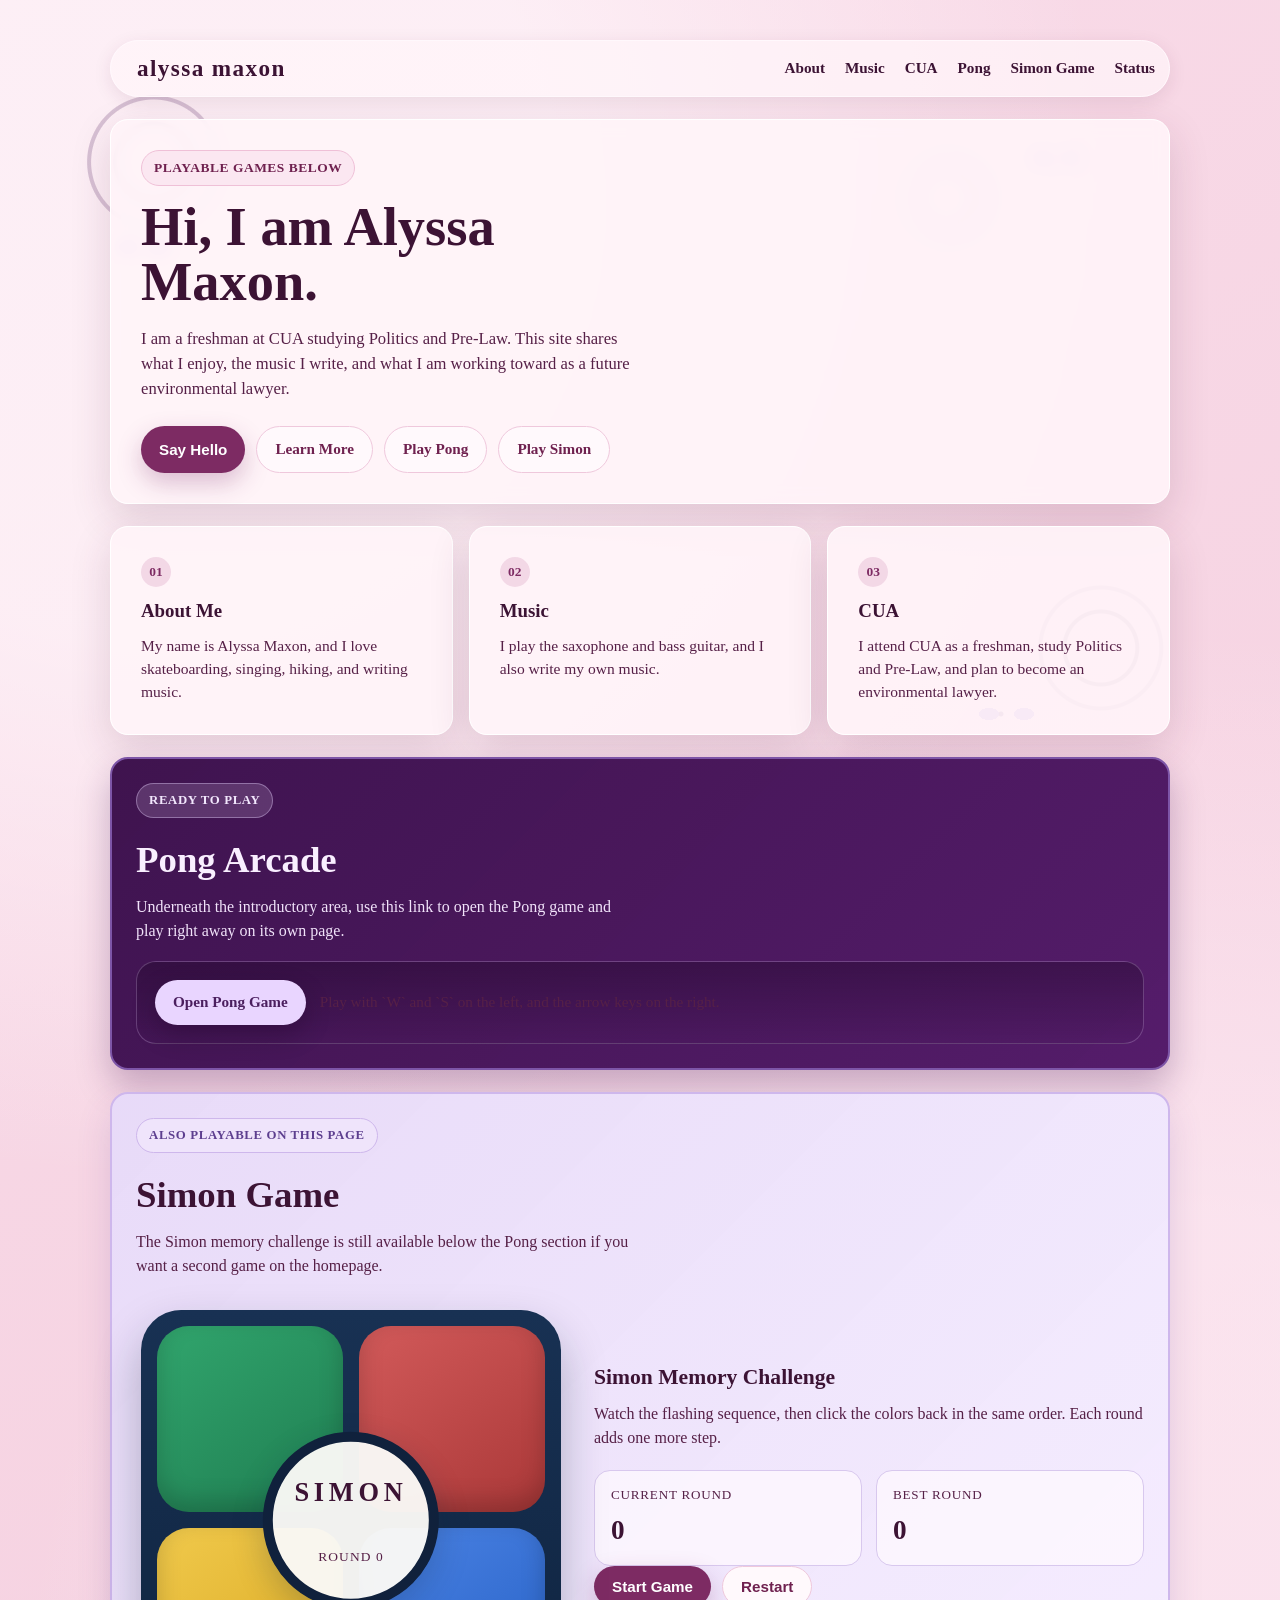
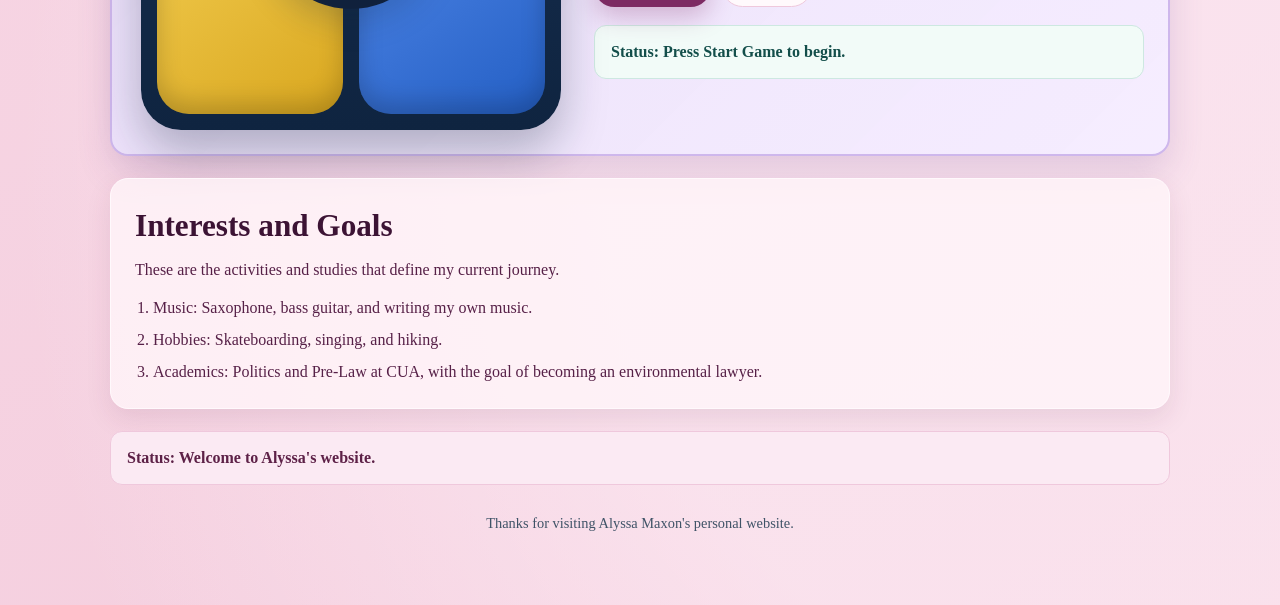
<file: index.html>
<!doctype html>
<html lang="en">
<head>
  <meta charset="UTF-8">
  <meta name="viewport" content="width=device-width, initial-scale=1.0">
  <title>Alyssa Maxon | Personal Website</title>
  <link rel="stylesheet" href="styles.css">
</head>
<body>
  <div class="wrap">
    <header class="reveal">
      <div class="brand">Alyssa Maxon</div>
      <nav>
        <a href="#about">About</a>
        <a href="#music">Music</a>
        <a href="#campus">CUA</a>
        <a href="#pong-game">Pong</a>
        <a href="#simon-game">Simon Game</a>
        <a href="#status">Status</a>
      </nav>
    </header>

    <main>
      <section class="hero reveal reveal-delay-1">
        <div class="hero-kicker">Playable games below</div>
        <h1>Hi, I am Alyssa Maxon.</h1>
        <p>
          I am a freshman at CUA studying Politics and Pre-Law. This site shares
          what I enjoy, the music I write, and what I am working toward as a
          future environmental lawyer.
        </p>
        <div class="buttons">
          <button class="btn btn-primary" id="start-btn">Say Hello</button>
          <a class="btn-link" href="#about">Learn More</a>
          <a class="btn-link" href="#pong-game">Play Pong</a>
          <a class="btn-link" href="#simon-game">Play Simon</a>
        </div>
      </section>

      <section class="grid reveal reveal-delay-2">
        <article class="card" id="about">
          <div class="step">01</div>
          <h3>About Me</h3>
          <p>My name is Alyssa Maxon, and I love skateboarding, singing, hiking, and writing music.</p>
        </article>
        <article class="card" id="music">
          <div class="step">02</div>
          <h3>Music</h3>
          <p>I play the saxophone and bass guitar, and I also write my own music.</p>
        </article>
        <article class="card" id="campus">
          <div class="step">03</div>
          <h3>CUA</h3>
          <p>I attend CUA as a freshman, study Politics and Pre-Law, and plan to become an environmental lawyer.</p>
        </article>
      </section>

      <section class="section reveal reveal-delay-3 pong-section" id="pong-game">
        <div class="pong-copy">
          <div class="section-tag pong-tag">Ready to play</div>
          <h2>Pong Arcade</h2>
          <p>
            Underneath the introductory area, use this link to open the Pong
            game and play right away on its own page.
          </p>
        </div>
        <div class="pong-link-panel">
          <a class="btn btn-primary" href="pong.html">Open Pong Game</a>
          <p class="pong-link-note">Play with `W` and `S` on the left, and the arrow keys on the right.</p>
        </div>
      </section>

      <section class="section reveal reveal-delay-3 simon-layout" id="simon-game">
        <div class="simon-section-header">
          <div class="section-tag">Also playable on this page</div>
          <h2>Simon Game</h2>
          <p>
            The Simon memory challenge is still available below the Pong section
            if you want a second game on the homepage.
          </p>
        </div>
        <div class="simon-board-wrap">
          <div class="simon-board" aria-label="Simon game board">
            <button class="pad pad-green" data-color="green" aria-label="Green"></button>
            <button class="pad pad-red" data-color="red" aria-label="Red"></button>
            <button class="pad pad-yellow" data-color="yellow" aria-label="Yellow"></button>
            <button class="pad pad-blue" data-color="blue" aria-label="Blue"></button>
            <div class="simon-center">
              <div class="simon-title">SIMON</div>
              <div class="simon-round">Round <span id="round-display">0</span></div>
            </div>
          </div>
        </div>

        <div class="simon-panel">
          <h3>Simon Memory Challenge</h3>
          <p>
            Watch the flashing sequence, then click the colors back in the same
            order. Each round adds one more step.
          </p>
          <div class="simon-stats">
            <div class="stat-card">
              <span class="stat-label">Current Round</span>
              <strong id="round-card">0</strong>
            </div>
            <div class="stat-card">
              <span class="stat-label">Best Round</span>
              <strong id="best-score">0</strong>
            </div>
          </div>
          <div class="buttons">
            <button class="btn btn-primary" id="simon-start-btn">Start Game</button>
            <button class="btn-link" id="simon-restart-btn">Restart</button>
          </div>
          <div class="status simon-status" id="simon-status" aria-live="polite">
            Status: Press Start Game to begin.
          </div>
        </div>
      </section>

      <section class="section reveal reveal-delay-3">
        <h2>Interests and Goals</h2>
        <p>These are the activities and studies that define my current journey.</p>
        <ol class="checklist">
          <li>Music: Saxophone, bass guitar, and writing my own music.</li>
          <li>Hobbies: Skateboarding, singing, and hiking.</li>
          <li>Academics: Politics and Pre-Law at CUA, with the goal of becoming an environmental lawyer.</li>
        </ol>
      </section>

      <div class="status reveal reveal-delay-3" id="status">Status: Welcome to Alyssa's website.</div>
    </main>

    <footer class="reveal reveal-delay-3">Thanks for visiting Alyssa Maxon's personal website.</footer>
  </div>

  <script src="script.js"></script>
</body>
</html>
</file>
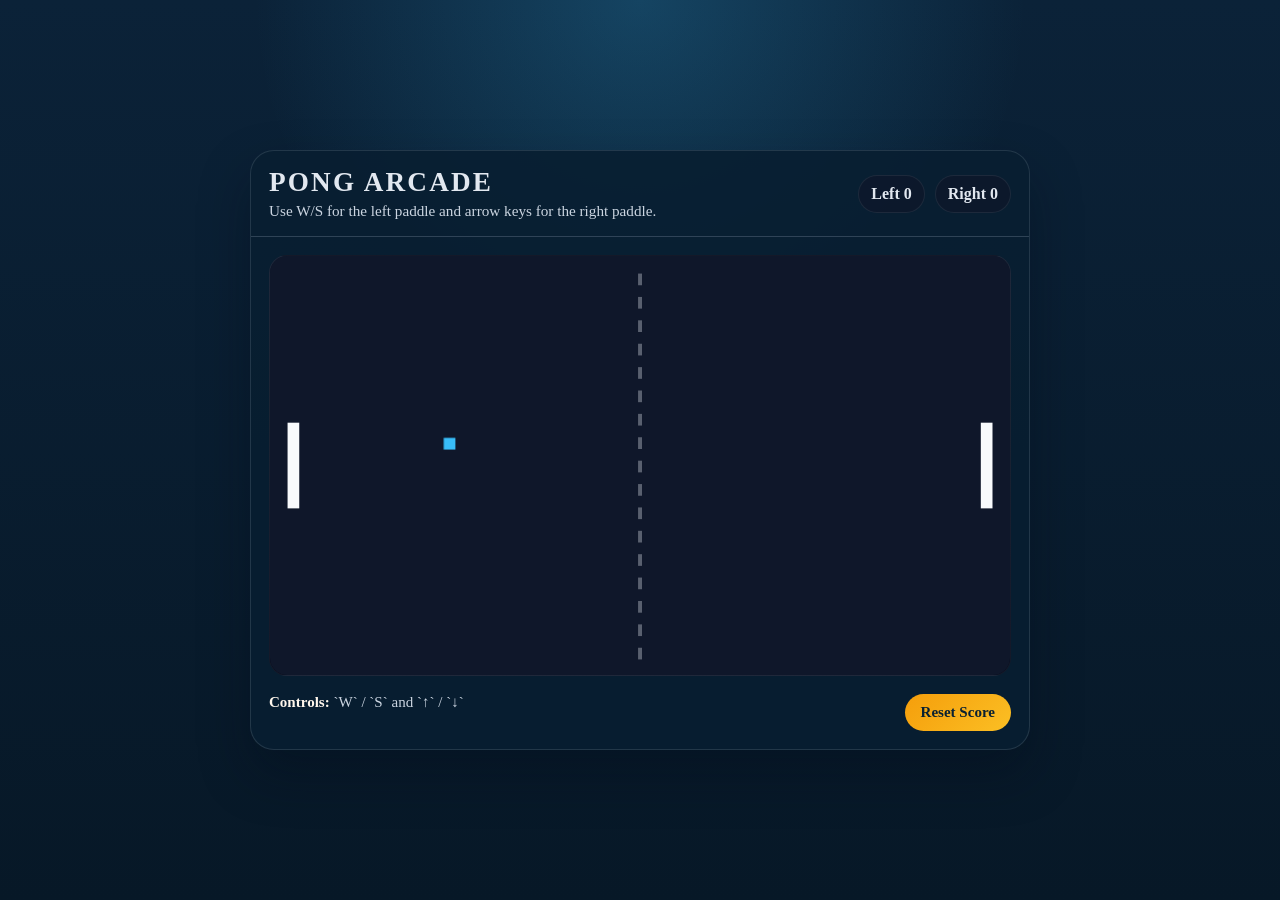
<file: pong.html>
<!doctype html>
<html lang="en">
<head>
  <meta charset="UTF-8">
  <meta name="viewport" content="width=device-width, initial-scale=1.0">
  <title>Pong Arcade</title>
  <style>
    :root {
      --bg: #071827;
      --panel: rgba(8, 30, 49, 0.9);
      --line: rgba(148, 163, 184, 0.28);
      --ink: #e2e8f0;
      --accent: #f59e0b;
      --accent-2: #38bdf8;
    }

    * {
      box-sizing: border-box;
    }

    body {
      margin: 0;
      min-height: 100vh;
      font-family: Georgia, "Times New Roman", serif;
      color: var(--ink);
      background:
        radial-gradient(circle at top, rgba(56, 189, 248, 0.22), transparent 35%),
        linear-gradient(180deg, #0b2238, var(--bg));
      display: grid;
      place-items: center;
    }

    .pong-shell {
      width: min(100%, 820px);
      padding: 20px;
    }

    .pong-panel {
      background: var(--panel);
      border: 1px solid rgba(226, 232, 240, 0.12);
      border-radius: 24px;
      box-shadow: 0 24px 50px rgba(2, 12, 27, 0.35);
      overflow: hidden;
    }

    .topbar {
      display: flex;
      flex-wrap: wrap;
      align-items: center;
      justify-content: space-between;
      gap: 14px;
      padding: 16px 18px;
      border-bottom: 1px solid var(--line);
    }

    .title {
      margin: 0;
      font-size: clamp(1.2rem, 2.8vw, 1.7rem);
      letter-spacing: 0.08em;
      text-transform: uppercase;
    }

    .subtitle {
      margin: 4px 0 0;
      color: #cbd5e1;
      font-size: 0.95rem;
    }

    .scoreboard {
      display: flex;
      gap: 10px;
      align-items: center;
      font-weight: 700;
    }

    .score-pill {
      min-width: 64px;
      padding: 9px 12px;
      text-align: center;
      border-radius: 999px;
      background: rgba(15, 23, 42, 0.72);
      border: 1px solid rgba(226, 232, 240, 0.08);
    }

    .arena {
      padding: 18px;
    }

    canvas {
      width: 100%;
      height: auto;
      display: block;
      border-radius: 18px;
      background: linear-gradient(180deg, rgba(15, 23, 42, 0.95), rgba(2, 6, 23, 0.98));
      border: 1px solid rgba(226, 232, 240, 0.08);
    }

    .controls {
      display: flex;
      flex-wrap: wrap;
      justify-content: space-between;
      gap: 12px;
      padding: 0 18px 18px;
      color: #cbd5e1;
      font-size: 0.94rem;
    }

    .controls strong {
      color: #fff7ed;
    }

    .btn {
      border: 0;
      border-radius: 999px;
      padding: 10px 16px;
      font: inherit;
      font-weight: 700;
      cursor: pointer;
      color: #082032;
      background: linear-gradient(135deg, var(--accent), #fbbf24);
    }

    @media (max-width: 620px) {
      .pong-shell {
        padding: 10px;
      }

      .topbar,
      .controls {
        align-items: flex-start;
        flex-direction: column;
      }
    }
  </style>
</head>
<body>
  <div class="pong-shell">
    <div class="pong-panel">
      <div class="topbar">
        <div>
          <h1 class="title">Pong Arcade</h1>
          <p class="subtitle">Use W/S for the left paddle and arrow keys for the right paddle.</p>
        </div>
        <div class="scoreboard" aria-live="polite">
          <div class="score-pill">Left <span id="left-score">0</span></div>
          <div class="score-pill">Right <span id="right-score">0</span></div>
        </div>
      </div>

      <div class="arena">
        <canvas id="pong" width="760" height="430" aria-label="Pong game board"></canvas>
      </div>

      <div class="controls">
        <div><strong>Controls:</strong> `W` / `S` and `↑` / `↓`</div>
        <button class="btn" id="reset-game" type="button">Reset Score</button>
      </div>
    </div>
  </div>

  <script>
    const canvas = document.getElementById("pong");
    const context = canvas.getContext("2d");
    const leftScoreNode = document.getElementById("left-score");
    const rightScoreNode = document.getElementById("right-score");
    const resetButton = document.getElementById("reset-game");

    const paddleHeight = 88;
    const paddleWidth = 12;
    const ballSize = 12;
    const keys = new Set();

    const state = {
      leftScore: 0,
      rightScore: 0,
      leftPaddle: { x: 18, y: canvas.height / 2 - paddleHeight / 2, speed: 5.4 },
      rightPaddle: { x: canvas.width - 30, y: canvas.height / 2 - paddleHeight / 2, speed: 5.4 },
      ball: {
        x: canvas.width / 2,
        y: canvas.height / 2,
        vx: 4.2,
        vy: 2.8
      }
    };

    const clamp = (value, min, max) => Math.min(Math.max(value, min), max);

    const resetBall = (direction = 1) => {
      state.ball.x = canvas.width / 2;
      state.ball.y = canvas.height / 2;
      state.ball.vx = 4.2 * direction;
      state.ball.vy = (Math.random() * 3.2) - 1.6;
    };

    const resetScore = () => {
      state.leftScore = 0;
      state.rightScore = 0;
      leftScoreNode.textContent = "0";
      rightScoreNode.textContent = "0";
      resetBall(Math.random() > 0.5 ? 1 : -1);
    };

    const drawCenterLine = () => {
      context.fillStyle = "rgba(226, 232, 240, 0.35)";

      for (let y = 18; y < canvas.height - 18; y += 24) {
        context.fillRect(canvas.width / 2 - 2, y, 4, 12);
      }
    };

    const draw = () => {
      context.clearRect(0, 0, canvas.width, canvas.height);

      context.fillStyle = "#0f172a";
      context.fillRect(0, 0, canvas.width, canvas.height);

      drawCenterLine();

      context.fillStyle = "#f8fafc";
      context.fillRect(state.leftPaddle.x, state.leftPaddle.y, paddleWidth, paddleHeight);
      context.fillRect(state.rightPaddle.x, state.rightPaddle.y, paddleWidth, paddleHeight);

      context.fillStyle = "#38bdf8";
      context.fillRect(state.ball.x, state.ball.y, ballSize, ballSize);
    };

    const updatePaddles = () => {
      if (keys.has("w")) {
        state.leftPaddle.y -= state.leftPaddle.speed;
      }
      if (keys.has("s")) {
        state.leftPaddle.y += state.leftPaddle.speed;
      }
      if (keys.has("ArrowUp")) {
        state.rightPaddle.y -= state.rightPaddle.speed;
      }
      if (keys.has("ArrowDown")) {
        state.rightPaddle.y += state.rightPaddle.speed;
      }

      state.leftPaddle.y = clamp(state.leftPaddle.y, 0, canvas.height - paddleHeight);
      state.rightPaddle.y = clamp(state.rightPaddle.y, 0, canvas.height - paddleHeight);
    };

    const bounceFromPaddle = (paddle, direction) => {
      const ballCenter = state.ball.y + ballSize / 2;
      const paddleCenter = paddle.y + paddleHeight / 2;
      const offset = (ballCenter - paddleCenter) / (paddleHeight / 2);

      state.ball.vx = Math.abs(state.ball.vx) * direction;
      state.ball.vy = offset * 4.8;
    };

    const updateBall = () => {
      state.ball.x += state.ball.vx;
      state.ball.y += state.ball.vy;

      if (state.ball.y <= 0 || state.ball.y + ballSize >= canvas.height) {
        state.ball.vy *= -1;
      }

      const hitsLeftPaddle =
        state.ball.x <= state.leftPaddle.x + paddleWidth &&
        state.ball.y + ballSize >= state.leftPaddle.y &&
        state.ball.y <= state.leftPaddle.y + paddleHeight;

      const hitsRightPaddle =
        state.ball.x + ballSize >= state.rightPaddle.x &&
        state.ball.y + ballSize >= state.rightPaddle.y &&
        state.ball.y <= state.rightPaddle.y + paddleHeight;

      if (hitsLeftPaddle && state.ball.vx < 0) {
        bounceFromPaddle(state.leftPaddle, 1);
      }

      if (hitsRightPaddle && state.ball.vx > 0) {
        bounceFromPaddle(state.rightPaddle, -1);
      }

      if (state.ball.x + ballSize < 0) {
        state.rightScore += 1;
        rightScoreNode.textContent = String(state.rightScore);
        resetBall(-1);
      }

      if (state.ball.x > canvas.width) {
        state.leftScore += 1;
        leftScoreNode.textContent = String(state.leftScore);
        resetBall(1);
      }
    };

    const loop = () => {
      updatePaddles();
      updateBall();
      draw();
      window.requestAnimationFrame(loop);
    };

    window.addEventListener("keydown", (event) => {
      if (["w", "s", "ArrowUp", "ArrowDown"].includes(event.key)) {
        event.preventDefault();
        keys.add(event.key);
      }
    });

    window.addEventListener("keyup", (event) => {
      keys.delete(event.key);
    });

    resetButton.addEventListener("click", resetScore);

    resetScore();
    draw();
    loop();
  </script>
</body>
</html>
</file>
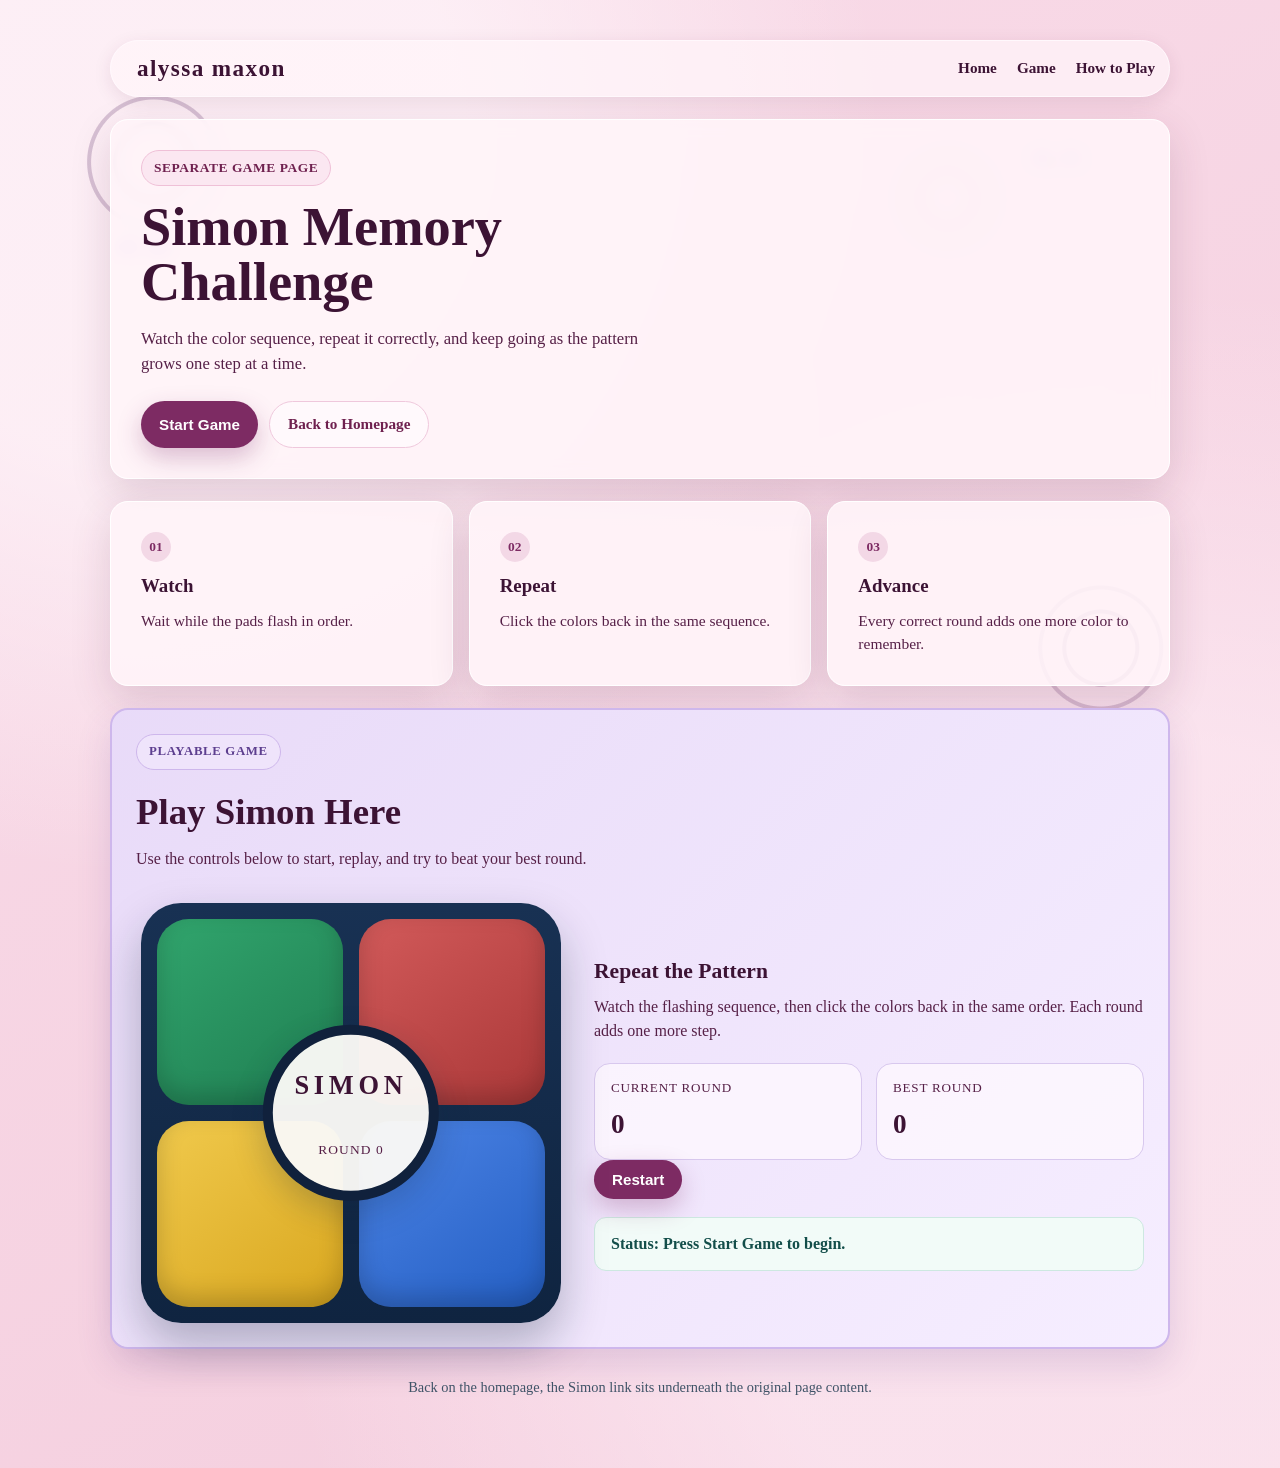
<file: simon.html>
<!doctype html>
<html lang="en">
<head>
  <meta charset="UTF-8">
  <meta name="viewport" content="width=device-width, initial-scale=1.0">
  <title>Alyssa Maxon | Simon Game</title>
  <link rel="stylesheet" href="styles.css">
</head>
<body>
  <div class="wrap">
    <header class="reveal">
      <div class="brand">Alyssa Maxon</div>
      <nav>
        <a href="index.html">Home</a>
        <a href="#game-panel">Game</a>
        <a href="#how-to-play">How to Play</a>
      </nav>
    </header>

    <main>
      <section class="hero reveal reveal-delay-1">
        <div class="hero-kicker">Separate game page</div>
        <h1>Simon Memory Challenge</h1>
        <p>
          Watch the color sequence, repeat it correctly, and keep going as the
          pattern grows one step at a time.
        </p>
        <div class="buttons">
          <button class="btn btn-primary" id="simon-start-btn">Start Game</button>
          <a class="btn-link" href="index.html">Back to Homepage</a>
        </div>
      </section>

      <section class="grid reveal reveal-delay-2" id="how-to-play">
        <article class="card">
          <div class="step">01</div>
          <h3>Watch</h3>
          <p>Wait while the pads flash in order.</p>
        </article>
        <article class="card">
          <div class="step">02</div>
          <h3>Repeat</h3>
          <p>Click the colors back in the same sequence.</p>
        </article>
        <article class="card">
          <div class="step">03</div>
          <h3>Advance</h3>
          <p>Every correct round adds one more color to remember.</p>
        </article>
      </section>

      <section class="section reveal reveal-delay-3 simon-layout" id="game-panel">
        <div class="simon-section-header">
          <div class="section-tag">Playable Game</div>
          <h2>Play Simon Here</h2>
          <p>Use the controls below to start, replay, and try to beat your best round.</p>
        </div>
        <div class="simon-board-wrap">
          <div class="simon-board" aria-label="Simon game board">
            <button class="pad pad-green" data-color="green" aria-label="Green"></button>
            <button class="pad pad-red" data-color="red" aria-label="Red"></button>
            <button class="pad pad-yellow" data-color="yellow" aria-label="Yellow"></button>
            <button class="pad pad-blue" data-color="blue" aria-label="Blue"></button>
            <div class="simon-center">
              <div class="simon-title">SIMON</div>
              <div class="simon-round">Round <span id="round-display">0</span></div>
            </div>
          </div>
        </div>

        <div class="simon-panel">
          <h3>Repeat the Pattern</h3>
          <p>
            Watch the flashing sequence, then click the colors back in the same
            order. Each round adds one more step.
          </p>
          <div class="simon-stats">
            <div class="stat-card">
              <span class="stat-label">Current Round</span>
              <strong id="round-card">0</strong>
            </div>
            <div class="stat-card">
              <span class="stat-label">Best Round</span>
              <strong id="best-score">0</strong>
            </div>
          </div>
          <div class="buttons">
            <button class="btn btn-primary" id="simon-restart-btn">Restart</button>
          </div>
          <div class="status simon-status" id="simon-status" aria-live="polite">
            Status: Press Start Game to begin.
          </div>
        </div>
      </section>
    </main>

    <footer class="reveal reveal-delay-3">Back on the homepage, the Simon link sits underneath the original page content.</footer>
  </div>

  <script src="script.js"></script>
</body>
</html>
</file>
<file: styles.css>
:root {
  --bg-a: #f9dce9;
  --bg-b: #f4cddd;
  --ink: #3c1334;
  --muted: #562047;
  --accent: #7d2b63;
  --accent-soft: #f3d8e6;
  --highlight: #6f214f;
  --card: rgba(255, 244, 249, 0.9);
  --line: #efc8dc;
  --shadow: 0 14px 40px rgba(86, 32, 71, 0.16);
  --radius: 18px;
}

* {
  box-sizing: border-box;
}

body {
  margin: 0;
  font-family: "Times New Roman", Times, serif;
  color: var(--ink);
  background:
    radial-gradient(circle at 12% 10%, #fff7fbb3 0 18%, transparent 42%),
    radial-gradient(circle at 90% 80%, #fff3fa85 0 26%, transparent 54%),
    linear-gradient(150deg, var(--bg-a), var(--bg-b));
  min-height: 100vh;
  line-height: 1.5;
  position: relative;
  overflow-x: hidden;
}

body::before,
body::after {
  content: "";
  position: fixed;
  inset: 0;
  pointer-events: none;
}

body::before {
  background:
    radial-gradient(circle at 12% 18%, transparent 0 36px, rgba(72, 21, 83, 0.34) 37px 40px, transparent 41px),
    radial-gradient(circle at 12% 18%, transparent 0 62px, rgba(72, 21, 83, 0.22) 63px 66px, transparent 67px),
    radial-gradient(circle at 86% 72%, transparent 0 34px, rgba(72, 21, 83, 0.3) 35px 38px, transparent 39px),
    radial-gradient(circle at 86% 72%, transparent 0 58px, rgba(72, 21, 83, 0.2) 59px 62px, transparent 63px),
    radial-gradient(circle at 74% 22%, transparent 0 24px, rgba(72, 21, 83, 0.24) 25px 28px, transparent 29px),
    radial-gradient(circle at 74% 22%, transparent 0 42px, rgba(72, 21, 83, 0.16) 43px 46px, transparent 47px);
  opacity: 0.95;
  z-index: 0;
}

body::after {
  background:
    radial-gradient(ellipse at center, rgba(162, 119, 220, 0.8) 0 42%, transparent 43%) 9% 27% / 30px 18px no-repeat,
    radial-gradient(ellipse at center, rgba(162, 119, 220, 0.8) 0 42%, transparent 43%) 11.6% 27% / 30px 18px no-repeat,
    radial-gradient(ellipse at center, rgba(179, 137, 230, 0.82) 0 42%, transparent 43%) 82% 17% / 28px 16px no-repeat,
    radial-gradient(ellipse at center, rgba(179, 137, 230, 0.82) 0 42%, transparent 43%) 84.4% 17% / 28px 16px no-repeat,
    radial-gradient(ellipse at center, rgba(167, 122, 224, 0.8) 0 42%, transparent 43%) 78% 80% / 34px 20px no-repeat,
    radial-gradient(ellipse at center, rgba(167, 122, 224, 0.8) 0 42%, transparent 43%) 80.8% 80% / 34px 20px no-repeat,
    radial-gradient(circle at center, rgba(83, 27, 109, 0.55) 0 2px, transparent 3px) 10.3% 27.3% / 40px 24px no-repeat,
    radial-gradient(circle at center, rgba(83, 27, 109, 0.55) 0 2px, transparent 3px) 83.1% 17.2% / 38px 22px no-repeat,
    radial-gradient(circle at center, rgba(83, 27, 109, 0.55) 0 2px, transparent 3px) 79.2% 80.2% / 44px 26px no-repeat;
  z-index: 0;
}

.wrap {
  width: min(1060px, 92%);
  margin: 0 auto;
  padding: 40px 0 70px;
  position: relative;
  z-index: 1;
}

header {
  display: flex;
  align-items: center;
  justify-content: space-between;
  gap: 18px;
  margin-bottom: 22px;
  padding: 10px 14px;
  border-radius: 999px;
  background: #fff5fab8;
  border: 1px solid #fff8fc;
  box-shadow: 0 5px 18px rgba(86, 32, 71, 0.1);
  position: sticky;
  top: 14px;
  z-index: 5;
}

.brand {
  font-size: clamp(1.08rem, 2vw, 1.45rem);
  font-weight: 800;
  letter-spacing: 0.06em;
  text-transform: lowercase;
  padding-left: 12px;
}

nav a {
  color: var(--ink);
  text-decoration: none;
  margin-left: 16px;
  font-weight: 600;
  font-size: 0.95rem;
  transition: color 180ms ease;
}

nav a:hover {
  color: var(--accent);
}

.hero,
.card {
  background: var(--card);
  backdrop-filter: blur(8px);
  border-radius: var(--radius);
  box-shadow: var(--shadow);
  padding: 30px;
  border: 1px solid #ffffff;
}

.hero-kicker {
  display: inline-flex;
  align-items: center;
  gap: 8px;
  margin-bottom: 14px;
  padding: 7px 12px;
  border-radius: 999px;
  background: #fbe7f1;
  border: 1px solid #efc0d7;
  color: #6f214f;
  font-size: 0.84rem;
  font-weight: 700;
  letter-spacing: 0.04em;
  text-transform: uppercase;
}

.hero h1 {
  margin-top: 0;
  font-size: clamp(2rem, 5.5vw, 3.4rem);
  line-height: 1.02;
  margin-bottom: 16px;
  max-width: 17ch;
}

.hero p {
  margin: 10px 0 24px;
  color: var(--muted);
  font-size: 1.04rem;
  max-width: 61ch;
}

.buttons {
  display: flex;
  flex-wrap: wrap;
  gap: 11px;
}

.btn,
.btn-link {
  border: 0;
  border-radius: 999px;
  font-weight: 700;
  padding: 11px 18px;
  cursor: pointer;
  font-size: 0.95rem;
  text-decoration: none;
  display: inline-flex;
  align-items: center;
  justify-content: center;
  transition: transform 180ms ease, box-shadow 180ms ease, background 180ms ease;
}

.btn:hover,
.btn-link:hover {
  transform: translateY(-1px);
}

.btn-primary {
  background: var(--accent);
  color: #fff;
  box-shadow: 0 10px 24px rgba(125, 43, 99, 0.28);
}

.btn-link {
  background: #fff9fc;
  color: var(--highlight);
  border: 1px solid #efc8dc;
}

.grid {
  margin-top: 22px;
  display: grid;
  grid-template-columns: repeat(auto-fit, minmax(220px, 1fr));
  gap: 16px;
}

.card h3 {
  margin-top: 0;
  margin-bottom: 9px;
  font-size: 1.18rem;
}

.card p {
  margin: 0;
  color: var(--muted);
  font-size: 0.97rem;
}

.step {
  display: inline-flex;
  align-items: center;
  justify-content: center;
  width: 30px;
  height: 30px;
  border-radius: 50%;
  background: var(--accent-soft);
  color: var(--accent);
  font-size: 0.84rem;
  font-weight: 800;
  margin-bottom: 10px;
}

.section {
  margin-top: 22px;
  background: #fff5f9cc;
  border: 1px solid #fff9fc;
  border-radius: var(--radius);
  padding: 24px;
  box-shadow: 0 10px 26px rgba(86, 32, 71, 0.1);
}

.section h2 {
  margin: 0 0 8px;
  font-size: clamp(1.35rem, 3vw, 1.95rem);
}

.section p {
  margin: 0;
  color: var(--muted);
  max-width: 70ch;
}

.checklist {
  margin: 14px 0 0;
  padding-left: 18px;
  color: var(--muted);
}

.checklist li + li {
  margin-top: 8px;
}

.status {
  margin-top: 22px;
  padding: 14px 16px;
  border-radius: 12px;
  background: #fbeaf3;
  border: 1px solid #efc8dc;
  color: #5d2147;
  font-weight: 600;
  transition: background 250ms ease, color 250ms ease;
}

.simon-hero {
  overflow: hidden;
  position: relative;
}

.simon-hero::after {
  content: "";
  position: absolute;
  inset: auto -60px -70px auto;
  width: 220px;
  height: 220px;
  border-radius: 50%;
  background: radial-gradient(circle, rgba(186, 93, 42, 0.2), rgba(186, 93, 42, 0));
  pointer-events: none;
}

.simon-layout {
  display: grid;
  grid-template-columns: minmax(280px, 430px) minmax(240px, 1fr);
  gap: 28px;
  align-items: center;
  border: 2px solid #ceb7ec;
  background:
    linear-gradient(135deg, rgba(232, 218, 248, 0.96), rgba(246, 238, 255, 0.93)),
    #f2e8ff;
  box-shadow: 0 16px 34px rgba(102, 63, 145, 0.16);
}

.simon-section-header {
  grid-column: 1 / -1;
  margin-bottom: 4px;
}

.section-tag {
  display: inline-flex;
  align-items: center;
  padding: 7px 12px;
  border-radius: 999px;
  background: #efe4fb;
  border: 1px solid #ceb7ec;
  color: #5d3f8f;
  font-size: 0.8rem;
  font-weight: 700;
  letter-spacing: 0.05em;
  text-transform: uppercase;
}

.pong-section {
  overflow: hidden;
  background:
    linear-gradient(135deg, rgba(63, 19, 79, 0.97), rgba(86, 29, 108, 0.94)),
    #3c144d;
  border: 2px solid #7d55a7;
  box-shadow: 0 16px 34px rgba(63, 19, 79, 0.28);
}

.pong-copy h2 {
  margin: 14px 0 8px;
  font-size: clamp(1.6rem, 3.8vw, 2.3rem);
  color: #f9efff;
}

.pong-copy p {
  margin: 0;
  max-width: 62ch;
  color: #f1e3fa;
}

.pong-tag {
  background: rgba(239, 228, 251, 0.16);
  border-color: rgba(228, 205, 250, 0.4);
  color: #f2e7fd;
}

.pong-link-panel {
  margin-top: 18px;
  display: flex;
  flex-wrap: wrap;
  align-items: center;
  gap: 14px;
  padding: 18px;
  border-radius: 20px;
  border: 1px solid rgba(228, 205, 250, 0.24);
  background: linear-gradient(180deg, rgba(33, 8, 42, 0.42), rgba(71, 25, 89, 0.2));
}

.pong-section .btn-primary {
  background: #e9d5ff;
  color: #4b1f5f;
  box-shadow: 0 10px 24px rgba(20, 4, 29, 0.28);
}

.pong-section .btn-primary:hover {
  background: #f3e8ff;
}

.pong-link-note {
  margin: 0;
  color: #f4e7fc;
  font-size: 0.95rem;
}

.simon-section-header h2 {
  margin: 14px 0 8px;
  font-size: clamp(1.6rem, 3.8vw, 2.3rem);
}

.simon-section-header p {
  margin: 0;
  max-width: 62ch;
}

.simon-board-wrap {
  display: flex;
  justify-content: center;
}

.simon-board {
  width: min(100%, 420px);
  aspect-ratio: 1;
  display: grid;
  grid-template-columns: repeat(2, 1fr);
  gap: 16px;
  padding: 16px;
  border-radius: 40px;
  background: linear-gradient(180deg, #183153, #0f2440);
  box-shadow: 0 22px 46px rgba(11, 27, 52, 0.28);
  position: relative;
}

.pad {
  border: 0;
  border-radius: 32px;
  cursor: pointer;
  transition: transform 120ms ease, filter 120ms ease, box-shadow 120ms ease;
  box-shadow: inset 0 -10px 24px rgba(0, 0, 0, 0.2);
}

.pad:hover {
  transform: scale(0.98);
}

.pad:disabled {
  cursor: not-allowed;
}

.pad-green {
  background: linear-gradient(145deg, #31a56d, #1f7d51);
}

.pad-red {
  background: linear-gradient(145deg, #d25a5a, #aa3838);
}

.pad-yellow {
  background: linear-gradient(145deg, #f0c94c, #d9a71f);
}

.pad-blue {
  background: linear-gradient(145deg, #4d84e5, #245fc4);
}

.pad.active {
  filter: brightness(1.35);
  box-shadow:
    inset 0 0 0 3px rgba(255, 255, 255, 0.45),
    0 0 22px rgba(255, 255, 255, 0.26);
}

.simon-center {
  position: absolute;
  inset: 50%;
  transform: translate(-50%, -50%);
  width: 42%;
  aspect-ratio: 1;
  border-radius: 50%;
  background: rgba(250, 249, 246, 0.96);
  border: 10px solid #10213c;
  box-shadow: 0 12px 32px rgba(15, 36, 64, 0.22);
  display: grid;
  place-items: center;
  text-align: center;
  padding: 14px;
}

.simon-title {
  font-size: clamp(1.1rem, 3vw, 1.65rem);
  font-weight: 800;
  letter-spacing: 0.18em;
}

.simon-round {
  font-size: 0.84rem;
  color: var(--muted);
  text-transform: uppercase;
  letter-spacing: 0.08em;
}

.simon-panel h3 {
  margin: 0 0 8px;
  font-size: 1.35rem;
}

.simon-panel p {
  margin: 0;
}

.simon-stats {
  display: grid;
  grid-template-columns: repeat(2, minmax(120px, 1fr));
  gap: 14px;
  margin-top: 20px;
}

.stat-card {
  background: rgba(255, 250, 255, 0.72);
  border: 1px solid #d8c8ee;
  border-radius: 16px;
  padding: 14px 16px;
}

.stat-label {
  display: block;
  color: var(--muted);
  font-size: 0.82rem;
  text-transform: uppercase;
  letter-spacing: 0.06em;
  margin-bottom: 6px;
}

.stat-card strong {
  font-size: 1.7rem;
}

.simon-status {
  margin-top: 18px;
}

.game-link-panel {
  display: flex;
  align-items: center;
  justify-content: space-between;
  gap: 18px;
}

footer {
  margin-top: 28px;
  color: #3f5367;
  font-size: 0.9rem;
  text-align: center;
}

.reveal {
  opacity: 1;
  transform: translateY(0);
}

@media (prefers-reduced-motion: no-preference) {
  .reveal {
    opacity: 0;
    transform: translateY(14px);
    animation: rise 600ms ease forwards;
  }

  .reveal-delay-1 {
    animation-delay: 110ms;
  }

  .reveal-delay-2 {
    animation-delay: 200ms;
  }

  .reveal-delay-3 {
    animation-delay: 290ms;
  }
}

@keyframes rise {
  to {
    opacity: 1;
    transform: translateY(0);
  }
}

@media (max-width: 740px) {
  .wrap {
    width: min(920px, 94%);
    padding-top: 24px;
  }

  header {
    border-radius: 20px;
    flex-direction: column;
    align-items: flex-start;
    position: static;
  }

  nav a {
    margin: 0 12px 0 0;
  }

  .simon-layout {
    grid-template-columns: 1fr;
    gap: 22px;
  }

  .game-link-panel {
    flex-direction: column;
    align-items: flex-start;
  }

  .pong-link-panel {
    align-items: flex-start;
    flex-direction: column;
  }

  .simon-board {
    width: min(100%, 360px);
    border-radius: 30px;
  }

  .pad {
    border-radius: 24px;
  }
}
</file>
